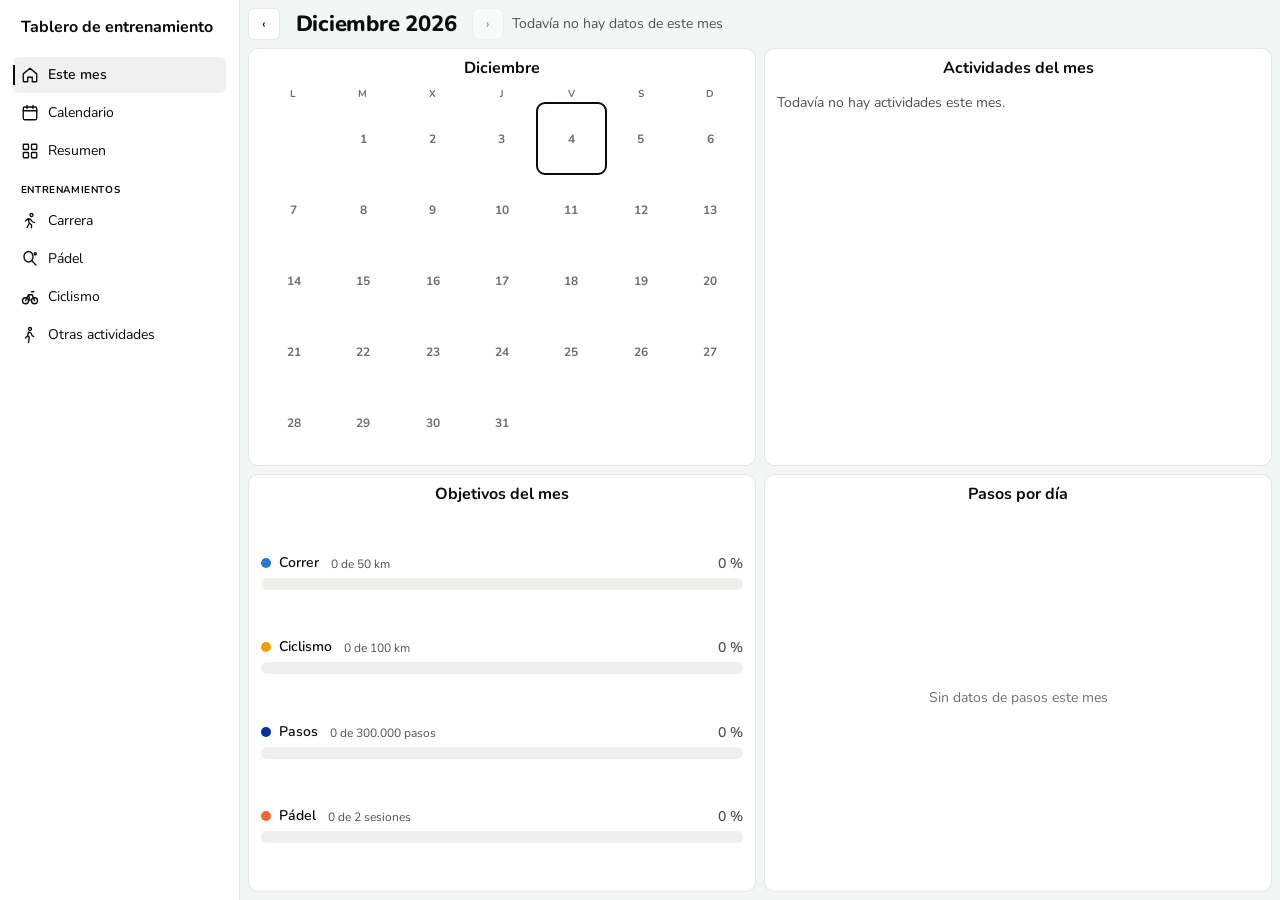
<file: app/index.html>
<!doctype html>
<html lang="es-AR" data-theme="light">
<head>
  <meta charset="utf-8">
  <meta name="viewport" content="width=device-width, initial-scale=1">
  <title>Tablero de entrenamiento</title>
  <meta name="description" content="Carrera, pádel y recuperación: datos de un reloj Amazfit vía Intervals.icu.">
  <meta name="color-scheme" content="light">
  <link rel="icon" href="data:image/svg+xml,<svg xmlns='http://www.w3.org/2000/svg' viewBox='0 0 16 16'><rect x='1' y='8' width='3' height='7' rx='1' fill='%232a78d6'/><rect x='6.5' y='4' width='3' height='11' rx='1' fill='%232a78d6'/><rect x='12' y='1' width='3' height='14' rx='1' fill='%232a78d6'/></svg>">
  <link rel="stylesheet" href="css/estilos.css">
</head>
<body>
  <div class="app">
    <aside class="lateral" id="lateral" aria-label="Navegación y filtros">
      <div class="lateral-marca">
        <h1>Tablero de entrenamiento</h1>
        <p class="actualizado" id="actualizado" hidden></p>
      </div>
      <nav class="nav-lateral" aria-label="Secciones">
        <button type="button" data-pestana="inicio"><svg viewBox="0 0 24 24" fill="none" stroke="currentColor" stroke-width="1.75" stroke-linecap="round" stroke-linejoin="round" aria-hidden="true"><path d="M3 10.5 12 3l9 7.5V20a1 1 0 0 1-1 1h-5v-6H9v6H4a1 1 0 0 1-1-1z"/></svg><span>Este mes</span></button>
        <button type="button" data-pestana="calendario"><svg viewBox="0 0 24 24" fill="none" stroke="currentColor" stroke-width="1.75" stroke-linecap="round" stroke-linejoin="round" aria-hidden="true"><rect x="3" y="4" width="18" height="17" rx="2"/><path d="M3 9h18M8 2v4M16 2v4"/></svg><span>Calendario</span></button>
        <button type="button" data-pestana="resumen"><svg viewBox="0 0 24 24" fill="none" stroke="currentColor" stroke-width="1.75" stroke-linecap="round" stroke-linejoin="round" aria-hidden="true"><rect x="3" y="3" width="7" height="7" rx="1"/><rect x="14" y="3" width="7" height="7" rx="1"/><rect x="3" y="14" width="7" height="7" rx="1"/><rect x="14" y="14" width="7" height="7" rx="1"/></svg><span>Resumen</span></button>
        <span class="nav-grupo">Entrenamientos</span>
        <button type="button" data-pestana="carrera"><svg viewBox="0 0 24 24" fill="none" stroke="currentColor" stroke-width="1.75" stroke-linecap="round" stroke-linejoin="round" aria-hidden="true"><circle cx="14" cy="4" r="2"/><path d="M8 21l3-6 3 2v4M6 12l3-3 4 1 2 3 3 1M11 15l-1-4"/></svg><span>Carrera</span></button>
        <button type="button" data-pestana="padel"><svg viewBox="0 0 24 24" fill="none" stroke="currentColor" stroke-width="1.75" stroke-linecap="round" stroke-linejoin="round" aria-hidden="true"><ellipse cx="10" cy="9" rx="6" ry="7"/><path d="M14 14l6 6"/><circle cx="19" cy="5" r="1.5"/></svg><span>Pádel</span></button>
        <button type="button" data-pestana="ciclismo"><svg viewBox="0 0 24 24" fill="none" stroke="currentColor" stroke-width="1.75" stroke-linecap="round" stroke-linejoin="round" aria-hidden="true"><circle cx="6" cy="17" r="4"/><circle cx="18" cy="17" r="4"/><path d="M6 17l4-8h5l3 8M10 9l2 8M14 5h3"/></svg><span>Ciclismo</span></button>
        <button type="button" data-pestana="otras"><svg viewBox="0 0 24 24" fill="none" stroke="currentColor" stroke-width="1.75" stroke-linecap="round" stroke-linejoin="round" aria-hidden="true"><circle cx="12" cy="4" r="2"/><path d="M10 22l1-7-2-2 1-5 3 1 2 4 2 1M9 13l-3 3"/></svg><span>Otras actividades</span></button>
        <span class="nav-grupo" hidden>Salud y datos</span>
        <button type="button" data-pestana="recuperacion" hidden><svg viewBox="0 0 24 24" fill="none" stroke="currentColor" stroke-width="1.75" stroke-linecap="round" stroke-linejoin="round" aria-hidden="true"><path d="M20.8 5.6a5.5 5.5 0 0 0-7.8 0L12 6.7l-1-1.1a5.5 5.5 0 0 0-7.8 7.8L12 22l8.8-8.6a5.5 5.5 0 0 0 0-7.8z"/></svg><span>Recuperación</span></button>
        <button type="button" data-pestana="datos" hidden><svg viewBox="0 0 24 24" fill="none" stroke="currentColor" stroke-width="1.75" stroke-linecap="round" stroke-linejoin="round" aria-hidden="true"><rect x="3" y="4" width="18" height="16" rx="2"/><path d="M3 10h18M3 15h18M9 4v16"/></svg><span>Datos</span></button>
      </nav>
      <section class="filtros-lateral" id="filtros-lateral" aria-label="Filtros">
        <div class="filtros-grupo" id="grupo-bienestar">
          <h2>Datos diarios</h2>
          <div id="filtro-bienestar"></div>
        </div>
      </section>
    </aside>
    <div class="fondo-lateral" id="fondo-lateral"></div>

    <div class="contenido">
      <header class="barra-superior">
        <button class="boton-menu" id="boton-menu" type="button" aria-label="Abrir menú" aria-controls="lateral" aria-expanded="false">
          <svg viewBox="0 0 24 24" fill="none" stroke="currentColor" stroke-width="1.75" stroke-linecap="round" aria-hidden="true"><path d="M4 6h16M4 12h16M4 18h16"/></svg>
        </button>
        <h2 class="titulo-vista" id="titulo-vista">Calendario</h2>
        <div class="filtro" id="filtro" role="group" aria-label="Período">
          <span class="filtro-etiqueta">Período</span>
          <button type="button" data-periodo="4">4 semanas</button>
          <button type="button" data-periodo="12">12 semanas</button>
          <button type="button" data-periodo="todo">Todo</button>
          <span class="filtro-rango" id="filtro-rango"></span>
        </div>
      </header>

  <main>
    <p class="aviso aviso-error" id="error-render" role="alert" hidden></p>
    <!-- ── Este mes (portada) ──────────────────────────────────── -->
    <section id="panel-inicio" class="seccion" hidden>
      <div class="cal-cabecera">
        <button type="button" id="inicio-anterior" aria-label="Mes anterior">‹</button>
        <h2 id="inicio-mes" aria-live="polite"></h2>
        <button type="button" id="inicio-siguiente" aria-label="Mes siguiente">›</button>
        <span class="texto-sec" id="inicio-rango"></span>
      </div>
      <div class="inicio-fila">
        <section class="tarjeta">
          <h2 id="inicio-cal-titulo">Mes</h2>
          <div class="mini-cal" id="inicio-mini-cal" aria-label="Días con actividad"></div>
        </section>
        <section class="tarjeta">
          <h2>Actividades del mes</h2>
          <div class="inicio-scroll" id="inicio-actividades"></div>
        </section>
      </div>
      <div class="inicio-fila">
        <section class="tarjeta">
          <h2>Objetivos del mes</h2>
          <ul class="objetivos" id="inicio-objetivos"></ul>
        </section>
        <section class="tarjeta tarjeta-grafico">
          <div class="tarjeta-cab">
            <h2>Pasos por día</h2>
          </div>
          <div class="lienzo"><canvas id="g-inicio-pasos"></canvas></div>
        </section>
      </div>
    </section>

    <!-- ── Calendario ──────────────────────────────────────────── -->
    <section id="panel-calendario" class="seccion" hidden>
      <div class="cal-cabecera">
        <button type="button" id="mes-anterior" aria-label="Mes anterior">‹</button>
        <h2 id="mes-titulo" aria-live="polite"></h2>
        <button type="button" id="mes-siguiente" aria-label="Mes siguiente">›</button>
        <button type="button" id="mes-actual">Hoy</button>
        <div class="cal-leyenda-dia" id="cal-leyenda-dia"></div>
      </div>
      <div class="calmes" id="calmes"></div>
    </section>

    <!-- ── Resumen ─────────────────────────────────────────────── -->
    <section id="panel-resumen" class="seccion" hidden>
      <div class="kpis" id="resumen-kpis"></div>
      <div class="grilla">
        <figure class="tarjeta ancha">
          <figcaption><h2>Estado de forma</h2><p>Fitness (CTL), fatiga (ATL) y forma (CTL − ATL), calculados por Intervals.icu</p></figcaption>
          <div class="lienzo"><canvas id="g-forma"></canvas></div>
        </figure>
        <figure class="tarjeta ancha">
          <figcaption><h2>Calendario de carga</h2><p>Carga diaria (HRSS). Cada columna es una semana, de lunes a domingo</p></figcaption>
          <div id="calendario" class="calendario"></div>
        </figure>
        <figure class="tarjeta">
          <figcaption><h2>Horas por semana</h2><p>Por tipo de actividad</p></figcaption>
          <div class="lienzo"><canvas id="g-volumen"></canvas></div>
        </figure>
        <figure class="tarjeta">
          <figcaption><h2>Últimas sesiones</h2><p>Del período elegido</p></figcaption>
          <ul class="lista-sesiones" id="ultimas"></ul>
        </figure>
      </div>
    </section>

    <!-- ── Carrera ─────────────────────────────────────────────── -->
    <section id="panel-carrera" class="seccion" hidden>
      <div class="selectores" role="group" aria-label="Sesiones a comparar">
        <div class="selector">
          <span id="carrera-plantillas-etiqueta">Plantillas</span>
          <details class="desplegable" id="carrera-plantillas">
            <summary aria-labelledby="carrera-plantillas-etiqueta"><span id="carrera-plantillas-resumen"></span></summary>
            <div class="desplegable-menu">
              <div class="desplegable-acciones">
                <button type="button" data-accion="todas">Todas</button>
                <button type="button" data-accion="ninguna">Ninguna</button>
              </div>
              <div id="carrera-plantillas-lista"></div>
            </div>
          </details>
        </div>
        <div class="selector">
          <span id="carrera-sesiones-etiqueta">Sesiones</span>
          <details class="desplegable" id="carrera-sesiones">
            <summary aria-labelledby="carrera-sesiones-etiqueta"><span id="carrera-sesiones-resumen"></span></summary>
            <div class="desplegable-menu">
              <div class="desplegable-acciones">
                <button type="button" data-accion="todas">Todas</button>
                <button type="button" data-accion="ninguna">Ninguna</button>
              </div>
              <div id="carrera-sesiones-lista"></div>
            </div>
          </details>
        </div>
        <label class="selector">
          <span>Etapa</span>
          <select id="carrera-etapa"></select>
        </label>
        <div class="segmentado modo-vista" role="group" aria-label="Ver como">
          <button type="button" data-modo="resumen">Resumen</button>
          <button type="button" data-modo="graficos">Gráficos</button>
        </div>
      </div>
      <!-- Primera pantalla: la tabla de sesiones a todo el ancho -->
      <div class="vista-arriba">
        <figure class="tarjeta tarjeta-tabla">
          <figcaption><h2>Sesiones</h2><p id="carrera-tabla-nota"></p></figcaption>
          <div class="tabla-contenedor"><table class="tabla" id="tabla-carreras"></table></div>
        </figure>
      </div>
      <div class="grilla">
        <figure class="tarjeta ancha">
          <div class="tarjeta-cab">
            <figcaption><h2 id="carrera-comp-titulo">Ritmo a lo largo de la sesión</h2></figcaption>
            <div class="segmentado" id="carrera-metrica" role="group" aria-label="Dato a mostrar">
              <button type="button" data-metrica="ritmo">Ritmo</button>
              <button type="button" data-metrica="fc">FC</button>
              <button type="button" data-metrica="potencia">Potencia</button>
              <button type="button" data-metrica="cadencia">Cadencia</button>
              <button type="button" data-metrica="zancada">Zancada</button>
            </div>
            <div class="segmentado">
              <button type="button" id="carrera-zonas" aria-pressed="false">Zonas de FC</button>
            </div>
          </div>
          <div class="lienzo alto"><canvas id="g-carrera-comparar"></canvas></div>
          <div class="zonas-leyenda" id="carrera-zonas-leyenda" hidden></div>
        </figure>
      </div>
    </section>

    <!-- ── Pádel ───────────────────────────────────────────────── -->
    <section id="panel-padel" class="seccion" hidden>
      <div class="selectores">
        <div class="segmentado modo-vista" role="group" aria-label="Ver como">
          <button type="button" data-modo="resumen">Resumen</button>
          <button type="button" data-modo="graficos">Gráficos</button>
        </div>
      </div>
      <!-- Primera pantalla: la tabla de sesiones a todo el ancho -->
      <div class="vista-arriba sin-filtros">
        <figure class="tarjeta tarjeta-tabla">
          <figcaption><h2>Sesiones</h2><p>Tocá una fila para ver el detalle</p></figcaption>
          <div class="tabla-contenedor"><table class="tabla" id="tabla-padel"></table></div>
        </figure>
      </div>
      <div class="grilla">
        <figure class="tarjeta ancha">
          <div class="tarjeta-cab">
            <figcaption><h2>FC minuto a minuto</h2></figcaption>
            <label class="selector selector-linea"><span>Partido</span><select id="padel-partido"></select></label>
          </div>
          <p class="texto-sec" id="padel-fc-nota"></p>
          <div class="lienzo alto"><canvas id="g-padel-minutos"></canvas></div>
        </figure>
        <figure class="tarjeta">
          <figcaption><h2>Carga por sesión</h2><p>HRSS</p></figcaption>
          <div class="lienzo"><canvas id="g-padel-carga"></canvas></div>
        </figure>
        <figure class="tarjeta">
          <figcaption><h2>Frecuencia cardíaca</h2><p>Media y máxima de cada sesión (ppm)</p></figcaption>
          <div class="lienzo"><canvas id="g-padel-fc"></canvas></div>
        </figure>
        <figure class="tarjeta ancha">
          <figcaption><h2>Tiempo en cada zona</h2><p>Minutos acumulados en el período</p></figcaption>
          <div class="lienzo"><canvas id="g-padel-zonas"></canvas></div>
        </figure>
      </div>
    </section>

    <!-- ── Ciclismo ────────────────────────────────────────────── -->
    <section id="panel-ciclismo" class="seccion" hidden>
      <div class="selectores">
        <div class="selector solo-graficos">
          <span id="bici-salidas-etiqueta">Salidas</span>
          <details class="desplegable" id="bici-salidas">
            <summary aria-labelledby="bici-salidas-etiqueta"><span id="bici-salidas-resumen"></span></summary>
            <div class="desplegable-menu">
              <div class="desplegable-acciones">
                <button type="button" data-accion="todas">Todas</button>
                <button type="button" data-accion="ninguna">Ninguna</button>
              </div>
              <div id="bici-salidas-lista"></div>
            </div>
          </details>
        </div>
        <div class="segmentado modo-vista" role="group" aria-label="Ver como">
          <button type="button" data-modo="resumen">Resumen</button>
          <button type="button" data-modo="graficos">Gráficos</button>
        </div>
      </div>
      <!-- Primera pantalla: la tabla de sesiones a todo el ancho -->
      <div class="vista-arriba sin-filtros">
        <figure class="tarjeta tarjeta-tabla">
          <figcaption><h2>Salidas</h2><p>Tocá una fila para ver el detalle y sus vueltas</p></figcaption>
          <div class="tabla-contenedor"><table class="tabla" id="tabla-bici"></table></div>
        </figure>
      </div>
      <div class="grilla">
        <figure class="tarjeta ancha">
          <div class="tarjeta-cab">
            <figcaption><h2 id="bici-evol-titulo">Velocidad a lo largo de la salida</h2></figcaption>
            <div class="segmentado" id="bici-metrica" role="group" aria-label="Dato a mostrar">
              <button type="button" data-metrica="velocidad">Velocidad</button>
              <button type="button" data-metrica="fc">FC</button>
              <button type="button" data-metrica="altitud">Altitud</button>
            </div>
            <div class="segmentado">
              <button type="button" id="bici-zonas" aria-pressed="false">Zonas de FC</button>
            </div>
          </div>
          <div class="lienzo alto"><canvas id="g-bici-evolucion"></canvas></div>
          <div class="zonas-leyenda" id="bici-zonas-leyenda" hidden></div>
        </figure>
        <figure class="tarjeta">
          <figcaption><h2>Kilómetros por semana</h2></figcaption>
          <div class="lienzo"><canvas id="g-bici-km"></canvas></div>
        </figure>
        <figure class="tarjeta">
          <figcaption><h2>Tiempo en cada zona</h2><p>Minutos acumulados en el período</p></figcaption>
          <div class="lienzo"><canvas id="g-bici-zonas"></canvas></div>
        </figure>
        <figure class="tarjeta">
          <figcaption><h2>Velocidad media por salida</h2><p>km/h en movimiento</p></figcaption>
          <div class="lienzo"><canvas id="g-bici-velocidad"></canvas></div>
        </figure>
        <figure class="tarjeta">
          <figcaption><h2>FC media por salida</h2><p>ppm</p></figcaption>
          <div class="lienzo"><canvas id="g-bici-fc"></canvas></div>
        </figure>
      </div>
    </section>

    <!-- ── Otras actividades ───────────────────────────────────── -->
    <section id="panel-otras" class="seccion" hidden>
      <div class="selectores">
        <div class="segmentado modo-vista" role="group" aria-label="Ver como">
          <button type="button" data-modo="resumen">Resumen</button>
          <button type="button" data-modo="graficos">Gráficos</button>
        </div>
      </div>
      <!-- Primera pantalla: la tabla de sesiones a todo el ancho -->
      <div class="vista-arriba sin-filtros">
        <figure class="tarjeta tarjeta-tabla">
          <figcaption><h2>Sesiones</h2><p>Tocá una fila para ver el detalle</p></figcaption>
          <div class="tabla-contenedor"><table class="tabla" id="tabla-otras"></table></div>
        </figure>
      </div>
      <div class="grilla">
        <figure class="tarjeta">
          <figcaption><h2>Horas por semana</h2><p>Caminata y cualquier actividad que no tenga pestaña propia</p></figcaption>
          <div class="lienzo"><canvas id="g-otras-horas"></canvas></div>
        </figure>
        <figure class="tarjeta">
          <figcaption><h2>Kilómetros por semana</h2><p>Por tipo de actividad</p></figcaption>
          <div class="lienzo"><canvas id="g-otras-km"></canvas></div>
        </figure>
      </div>
    </section>

    <!-- ── Recuperación ────────────────────────────────────────── -->
    <section id="panel-recuperacion" class="seccion" hidden>
      <p class="aviso" id="recuperacion-aviso"></p>
      <div class="kpis" id="recuperacion-kpis"></div>
      <div class="grilla">
        <figure class="tarjeta ancha">
          <figcaption><h2>FC en reposo</h2><p>Diaria y media de 7 días (ppm). Si baja, en general es buena señal</p></figcaption>
          <div class="lienzo"><canvas id="g-fc-reposo"></canvas></div>
        </figure>
        <figure class="tarjeta">
          <figcaption><h2>Horas de sueño</h2><p>Diarias y media de 7 días</p></figcaption>
          <div class="lienzo"><canvas id="g-sueno"></canvas></div>
        </figure>
        <figure class="tarjeta">
          <figcaption><h2>Puntaje de sueño</h2><p>Según Zepp (0–100)</p></figcaption>
          <div class="lienzo"><canvas id="g-sueno-puntaje"></canvas></div>
        </figure>
        <figure class="tarjeta ancha">
          <figcaption><h2>Pasos diarios</h2></figcaption>
          <div class="lienzo"><canvas id="g-pasos"></canvas></div>
        </figure>
      </div>
    </section>

    <!-- ── Datos ───────────────────────────────────────────────── -->
    <section id="panel-datos" class="seccion" hidden>
      <div class="tarjeta">
        <h2>Datos crudos</h2>
        <p class="texto-sec">Los CSV tal como los guarda el workflow diario. Las columnas marcadas como
          <span class="marca en-uso">en uso</span> alimentan algún gráfico; las
          <span class="marca sin-uso">sin usar</span> están disponibles pero todavía no se muestran.</p>
        <div class="controles-datos">
          <div class="segmentado" id="datos-tabla" role="group" aria-label="Tabla">
            <button type="button" data-tabla="actividades">actividades.csv</button>
            <button type="button" data-tabla="bloques">bloques.csv</button>
            <button type="button" data-tabla="bienestar">bienestar.csv</button>
            <button type="button" data-tabla="minutos">minutos.csv</button>
          </div>
          <div class="segmentado" id="datos-filtro" role="group" aria-label="Columnas">
            <button type="button" data-filtro="todas">Todas</button>
            <button type="button" data-filtro="en_uso">En uso</button>
            <button type="button" data-filtro="sin_uso">Sin usar</button>
          </div>
        </div>
        <p class="texto-sec" id="datos-resumen"></p>
        <details class="catalogo">
          <summary>Columnas y dónde se usan</summary>
          <div class="tabla-contenedor"><table class="tabla" id="datos-catalogo"></table></div>
        </details>
        <div class="tabla-contenedor alta"><table class="tabla cruda" id="datos-crudos"></table></div>
      </div>
    </section>
  </main>

  <footer class="pie">
    Datos: reloj Amazfit → Zepp → Intervals.icu, actualizados a diario con GitHub Actions.
  </footer>

    </div>
  </div>

  <dialog class="dialogo" id="dialogo-sesion" aria-label="Detalle de la sesión">
    <div class="dialogo-cab"><button type="button" id="dialogo-cerrar">Cerrar ✕</button></div>
    <div class="dialogo-cuerpo" id="dialogo-cuerpo"></div>
  </dialog>

  <div class="tooltip" id="tooltip" role="tooltip" hidden></div>

  <!-- Scripts clásicos (no módulos) y datos en .js: así funciona también abriendo el archivo sin servidor -->
  <!-- Chart.js guardado en la carpeta (no desde el CDN): funciona sin internet y sin que
       extensiones o el antivirus interfieran con un script externo -->
  <script src="vendor/chart.umd.min.js"></script>
  <script src="data/datos.js"></script>
  <script src="data/minutos.js"></script>
  <script src="js/formato.js"></script>
  <script src="js/graficos.js"></script>
  <script src="js/componentes.js"></script>
  <script src="js/sesiones.js"></script>
  <script src="js/secciones/inicio.js"></script>
  <script src="js/secciones/calendario.js"></script>
  <script src="js/secciones/resumen.js"></script>
  <script src="js/secciones/carrera.js"></script>
  <script src="js/secciones/padel.js"></script>
  <script src="js/secciones/ciclismo.js"></script>
  <script src="js/secciones/otras.js"></script>
  <script src="js/secciones/recuperacion.js"></script>
  <script src="js/secciones/datos.js"></script>
  <script src="js/main.js"></script>
</body>
</html>
</file>
<file: app/css/estilos.css>
/* ── Fuente: Nunito (variable 400–800, incluida en vendor/fuentes: funciona con file:// y sin conexión) ── */
@font-face { font-family: "Nunito"; font-weight: 400 800; font-display: swap; src: url("../vendor/fuentes/nunito-latin.woff2") format("woff2");
  unicode-range: U+0000-00FF, U+0131, U+0152-0153, U+02BB-02BC, U+02C6, U+02DA, U+02DC, U+0304, U+0308, U+0329, U+2000-206F, U+20AC, U+2122, U+2191, U+2193, U+2212, U+2215, U+FEFF, U+FFFD; }
@font-face { font-family: "Nunito"; font-weight: 400 800; font-display: swap; src: url("../vendor/fuentes/nunito-latin-ext.woff2") format("woff2");
  unicode-range: U+0100-02BA, U+02BD-02C5, U+02C7-02CC, U+02CE-02D7, U+02DD-02FF, U+0304, U+0308, U+0329, U+1D00-1DBF, U+1E00-1E9F, U+1EF2-1EFF, U+2020, U+20A0-20AB, U+20AD-20C4, U+2113, U+2C60-2C7F, U+A720-A7FF; }

/* ── Tokens: modo claro ─────────────────────────────────────────────────── */
:root {
  color-scheme: light;
  /* Tipografía, espaciado, radios y controles (DESIGN.md) */
  --fuente: "Nunito", system-ui, sans-serif;
  /* Un token por rol: font: peso tamaño/interlineado familia */
  --t-hero:     800 40px/44px var(--fuente);
  --t-kpi:      700 28px/32px var(--fuente);
  --t-pagina:   800 22px/28px var(--fuente);
  --t-titulo:   700 16px/22px var(--fuente);
  --t-base:     400 14px/20px var(--fuente);
  --t-control:  600 13px/20px var(--fuente);
  --t-chico:    400 12px/16px var(--fuente);
  --t-eje:      600 11px/14px var(--fuente);
  --t-etiqueta: 700 10px/14px var(--fuente);   /* + mayúsculas y letter-spacing .06em */
  --e1: 4px; --e2: 8px; --e3: 12px; --e4: 16px; --e5: 24px; --e6: 32px;
  /* Espaciado del tablero (prueba compacta 2): entre tarjetas y dentro de cada tarjeta */
  --hueco: var(--e2);
  --relleno: var(--e2) var(--e3);
  --radio: 10px; --radio-chico: 6px;
  --alto-control: 32px;
  /* Interfaz en tinta (sin acento de color) y variaciones */
  --tinta: #0b0b0b;
  --bien: #1f8a4c; --mal: #d03b3b;
  --sombra-flotante: 0 6px 20px rgba(0, 0, 0, 0.15);
  --velo: rgba(0, 0, 0, 0.45);
  --fondo: #f9f9f7;
  --superficie: #ffffff;
  --superficie-2: #f0efec;
  --borde: rgba(11, 11, 11, 0.10);
  --texto: #0b0b0b;
  --texto-sec: #52514e;
  --texto-muted: #6f6e69;
  --grilla: #e1e0d9;
  --eje: #c3c2b7;
  --acento: var(--tinta);   /* alias temporal: la interfaz ya no usa color de acento */
  --seleccion: rgba(11, 11, 11, 0.06);

  /* Series categóricas (orden fijo, validado para daltonismo) */
  --serie-1: #2a78d6;   /* azul    — Carrera / Bloques / Fitness */
  --serie-2: #eb6834;   /* naranja — Pádel / Series / Fatiga */
  --serie-3: #1baf7a;   /* agua    — Caminata / Libre / Forma */
  --serie-4: #eda100;   /* amarillo — Ciclismo */
  --serie-5: #e87ba4;
  --serie-6: #008300;
  --serie-7: #4a3aa7;
  --serie-8: #e34948;
  --serie-otras: #898781;

  /* Rampa ordinal azul: zonas Z1 → Z7 y calendario de carga */
  --rampa-1: #b7d3f6;
  --rampa-2: #86b6ef;
  --rampa-3: #5598e7;
  --rampa-4: #2a78d6;
  --rampa-5: #1c5cab;
  --rampa-6: #184f95;
  --rampa-7: #0d366b;
  --rampa-vacio: #ececec;
  /* Zonas de FC (iguales en claro y oscuro). Z6 y Z7 siguen oscureciendo el rojo de Z5 */
  --zona-1: #d1d3d4;
  --zona-2: #96d7de;
  --zona-3: #a4d38a;
  --zona-4: #f7986b;
  --zona-5: #ef3e2d;
  --zona-6: #c42a1c;
  --zona-7: #8e1d13;

  /* Prueba de paleta (13/10): fondo de página #837D67 (mezclado con blanco según el %,
     opaco para que las barras fijas no transparenten) y barra lateral clara */
  --fondo-pagina: #f2f7f5;
  --lateral-fondo: #ffffff;
  --lateral-texto: #080808;
  /* Prueba: color de las métricas diarias (barras de Pasos / Sueño en Este mes) */
  --serie-diaria: #0032a0;
  --dia-ganado: #2f9e5f;          /* días con entrenamiento en el calendario de "Este mes" */
  --dia-ganado-texto: #ffffff;
}

/* ── Tokens: modo oscuro (sistema, salvo que el usuario elija claro) ─────── */
@media (prefers-color-scheme: dark) {
  :root:not([data-theme="light"]) {
    color-scheme: dark;
    --fondo: #0d0d0d;
    --superficie: #1a1a19;
    --superficie-2: #252524;
    --borde: rgba(255, 255, 255, 0.10);
    --texto: #ffffff;
    --texto-sec: #c3c2b7;
    --texto-muted: #9a9890;
    --grilla: #2c2c2a;
    --eje: #383835;
    --acento: var(--tinta);
    --seleccion: rgba(255, 255, 255, 0.08);
    --tinta: #ffffff;
    --bien: #3fb871; --mal: #e66767;
    --sombra-flotante: 0 6px 20px rgba(0, 0, 0, 0.5);
    --velo: rgba(0, 0, 0, 0.6);
    --serie-1: #3987e5;
    --serie-2: #d95926;
    --serie-3: #199e70;
    --serie-4: #c98500;
    --serie-5: #d55181;
    --serie-6: #008300;
    --serie-7: #9085e9;
    --serie-8: #e66767;
    --serie-otras: #6f6e69;
    --rampa-1: #184f95;
    --rampa-2: #256abf;
    --rampa-3: #3987e5;
    --rampa-4: #5598e7;
    --rampa-5: #86b6ef;
    --rampa-6: #b7d3f6;
    --rampa-7: #e6f0fd;
    --rampa-vacio: #252524;
    --fondo-pagina: var(--fondo);
    --lateral-fondo: var(--superficie);
    --lateral-texto: var(--texto);
    --serie-diaria: #f9652f;
  }
}
:root[data-theme="dark"] {
  color-scheme: dark;
  --fondo: #0d0d0d;
  --superficie: #1a1a19;
  --superficie-2: #252524;
  --borde: rgba(255, 255, 255, 0.10);
  --texto: #ffffff;
  --texto-sec: #c3c2b7;
  --texto-muted: #9a9890;
  --grilla: #2c2c2a;
  --eje: #383835;
  --acento: var(--tinta);
  --seleccion: rgba(255, 255, 255, 0.08);
  --tinta: #ffffff;
  --bien: #3fb871; --mal: #e66767;
  --sombra-flotante: 0 6px 20px rgba(0, 0, 0, 0.5);
  --velo: rgba(0, 0, 0, 0.6);
  --serie-1: #3987e5;
  --serie-2: #d95926;
  --serie-3: #199e70;
  --serie-4: #c98500;
  --serie-5: #d55181;
  --serie-6: #008300;
  --serie-7: #9085e9;
  --serie-8: #e66767;
  --serie-otras: #6f6e69;
  --rampa-1: #184f95;
  --rampa-2: #256abf;
  --rampa-3: #3987e5;
  --rampa-4: #5598e7;
  --rampa-5: #86b6ef;
  --rampa-6: #b7d3f6;
  --rampa-7: #e6f0fd;
  --rampa-vacio: #252524;
  --fondo-pagina: var(--fondo);
  --lateral-fondo: var(--superficie);
  --lateral-texto: var(--texto);
  --serie-diaria: #f9652f;
}

/* ── Base ────────────────────────────────────────────────────────────────── */
* { box-sizing: border-box; }
html { -webkit-text-size-adjust: 100%; }
body {
  margin: 0;
  background: var(--fondo-pagina);
  color: var(--texto);
  font: var(--t-base);
}
h1, h2, h3 { margin: 0; line-height: 1.25; }
h1 { font: var(--t-pagina); letter-spacing: -0.01em; }
h2 { font: var(--t-titulo); }
h3 { font: var(--t-chico); font-weight: 600; color: var(--texto-sec); }
button { font: inherit; color: inherit; }
/* Foco visible en tinta, igual en todos los controles */
:focus-visible { outline: 2px solid var(--tinta); outline-offset: 2px; }
/* Números: fuente condensada con cifras tabulares */
.num, .tabla td.num, .kpi-valor, .mini-dia b {
  font-variant-numeric: tabular-nums;
}
.texto-sec { color: var(--texto-sec); margin: 0.4rem 0 0.8rem; }

/* ── Estructura: barra lateral + contenido ───────────────────────────────── */
.app { display: grid; grid-template-columns: 240px minmax(0, 1fr); min-height: 100vh; }
.lateral {
  position: sticky; top: 0; height: 100vh; overflow-y: auto;
  display: flex; flex-direction: column; gap: 1.2rem;
  background: var(--lateral-fondo); color: var(--lateral-texto); border-right: 1px solid var(--borde);
  padding: 1rem 0.8rem;
}
.lateral-marca h1 { font: var(--t-titulo); letter-spacing: 0; padding: 0 var(--e2); }
.actualizado { margin: var(--e1) 0 0; padding: 0 var(--e2); color: var(--texto-muted); font: var(--t-chico); }
.nav-lateral { display: flex; flex-direction: column; gap: 2px; }
.nav-lateral [hidden] { display: none; }   /* ítems ocultos por ahora (Salud y datos) */
.nav-grupo {
  margin: var(--e3) var(--e2) var(--e1); font: var(--t-etiqueta); text-transform: uppercase; letter-spacing: 0.06em; color: var(--texto-muted);
}
.nav-lateral button {
  display: flex; align-items: center; gap: 0.6rem; width: 100%; text-align: left;
  position: relative; background: none; border: 0; border-radius: var(--radio-chico); padding: var(--e2);
  cursor: pointer; color: var(--texto-sec);
}
.nav-lateral button svg { width: 18px; height: 18px; flex: none; }
.nav-lateral button:hover { background: var(--superficie-2); color: var(--texto); }
.nav-lateral button[aria-current="page"] { background: var(--seleccion); color: var(--texto); font-weight: 600; }
/* Barra de 2px en tinta a la izquierda del ítem activo */
.nav-lateral button[aria-current="page"]::before {
  content: ""; position: absolute; left: 0; top: var(--e2); bottom: var(--e2); width: 2px; background: var(--tinta);
}
.filtros-lateral h2 { font: var(--t-etiqueta); text-transform: uppercase; letter-spacing: 0.06em; color: var(--texto-muted); margin: 0 var(--e2) var(--e2); }
.filtros-lateral[hidden], .filtros-grupo[hidden] { display: none; }
.filtros-grupo + .filtros-grupo { margin-top: 1rem; }
.check {
  display: flex; align-items: center; gap: 0.5rem; padding: 0.3rem 0.6rem;
  border-radius: var(--radio-chico); cursor: pointer; font: var(--t-base);
}
.check:hover { background: var(--superficie-2); }
.check input { margin: 0; accent-color: var(--acento); }
.check .muestra { width: 10px; height: 10px; border-radius: 50%; flex: none; }
.check .cuenta { margin-left: auto; color: var(--texto-muted); font: var(--t-chico); font-variant-numeric: tabular-nums; }
.fondo-lateral { display: none; }
/* Prueba de paleta: toda la tipografía de la barra lateral en --lateral-texto */
.lateral .nav-lateral button, .lateral .nav-grupo, .lateral .actualizado,
.lateral .filtros-lateral h2, .lateral .check { color: var(--lateral-texto); }
.lateral .nav-lateral button:hover { color: var(--lateral-texto); }


.contenido { min-width: 0; }
.barra-superior {
  position: sticky; top: 0; z-index: 10;
  display: flex; align-items: center; flex-wrap: wrap; gap: 0.4rem 1rem;
  background: var(--fondo-pagina); border-bottom: 1px solid var(--borde);
  padding: var(--e2) var(--e3);
}
/* Sin título de vista visible (solo para lectores de pantalla) */
.titulo-vista, .sr-only {
  position: absolute; width: 1px; height: 1px; overflow: hidden; clip: rect(0 0 0 0); white-space: nowrap;
}
/* En escritorio, la barra superior solo aparece si tiene el selector de período */
@media (min-width: 901px) {
  .barra-superior:not(:has(.filtro:not([hidden]))) { display: none; }
}
.boton-menu {
  display: none; background: none; border: 1px solid var(--borde); border-radius: var(--radio-chico);
  padding: 0.3rem; cursor: pointer; line-height: 0; color: var(--texto);
}
.boton-menu svg { width: 20px; height: 20px; }
.filtro {
  display: flex; flex-wrap: wrap; align-items: center; gap: 0;
  font: var(--t-chico); flex: 1;
}
.filtro[hidden] { display: none; }
.filtro-etiqueta { color: var(--texto-muted); margin-right: var(--e2); }
/* Controles: alto 32px, radio chico, borde fino; activo en tinta */
.cal-cabecera button, .filtro button, .segmentado button {
  height: var(--alto-control); padding: 0 var(--e3); display: inline-flex; align-items: center; justify-content: center;
  background: var(--superficie); border: 1px solid var(--borde); border-radius: var(--radio-chico);
  cursor: pointer; font: var(--t-control); white-space: nowrap; color: var(--texto);
}
.filtro button[aria-pressed="true"], .segmentado button[aria-pressed="true"] {
  background: var(--tinta); color: var(--fondo); border-color: var(--tinta);
}
/* Segmentado: grupo unido (botones pegados, un solo borde exterior) */
.segmentado, .filtro-grupo { display: inline-flex; gap: 0; }
.segmentado button, .filtro button { border-radius: 0; margin-left: -1px; }
.segmentado button:first-child, .filtro button:first-of-type { border-radius: var(--radio-chico) 0 0 var(--radio-chico); margin-left: 0; }
.segmentado button:last-child, .filtro button:last-of-type { border-radius: 0 var(--radio-chico) var(--radio-chico) 0; }
.filtro-rango { color: var(--texto-muted); margin-left: auto; }

/* ── Layout ──────────────────────────────────────────────────────────────── */
main { padding: var(--hueco) var(--hueco) var(--e5); max-width: 1400px; }
.grilla { display: grid; grid-template-columns: repeat(2, minmax(0, 1fr)); gap: var(--hueco); }
.ancha { grid-column: 1 / -1; }
.tarjeta {
  margin: 0; background: var(--superficie); border: 1px solid var(--borde);
  border-radius: var(--radio); padding: var(--relleno); min-width: 0;
}
.tarjeta figcaption p { margin: var(--e1) 0 var(--e2); color: var(--texto-sec); font: var(--t-chico); }
.lienzo { position: relative; height: 260px; }
.lienzo.chico { height: 150px; margin-top: 0.3rem; }
.mini-grilla { display: grid; grid-template-columns: repeat(4, minmax(0, 1fr)); gap: var(--hueco); }
.vacio {
  display: grid; place-items: center; height: 100%; min-height: 80px;
  color: var(--texto-muted); font: var(--t-base); text-align: center;
}
.aviso {
  margin: 0 0 1rem; padding: 0.7rem 0.9rem; border-radius: var(--radio);
  background: var(--superficie-2); color: var(--texto-sec); font: var(--t-base);
}
.aviso:empty { display: none; }
.aviso[hidden] { display: none; }
.aviso-error { color: var(--texto); border: 1px solid var(--mal); }
.pie { padding: 0 var(--hueco) var(--e5); max-width: 1400px; color: var(--texto-muted); font: var(--t-chico); }

/* ── KPIs ────────────────────────────────────────────────────────────────── */
.kpis { display: grid; grid-template-columns: repeat(4, minmax(0, 1fr)); gap: var(--hueco); margin-bottom: var(--hueco); }
.kpi { background: var(--superficie); border: 1px solid var(--borde); border-radius: var(--radio); padding: var(--relleno); }
.kpi-etiqueta {
  color: var(--texto-sec); font: var(--t-etiqueta); text-transform: uppercase; letter-spacing: 0.06em;
}
/* El valor no se parte: si no entra, la unidad baja a la línea siguiente */
.kpi-valor {
  display: flex; flex-wrap: wrap; align-items: baseline; column-gap: var(--e1);
  font: var(--t-kpi); letter-spacing: -0.01em; font-variant-numeric: tabular-nums; margin-top: var(--e1);
}
.kpi.protagonista .kpi-valor { font: var(--t-hero); letter-spacing: -0.02em; }
.kpi-unidad { font: var(--t-base); letter-spacing: 0; color: var(--texto-sec); }
.kpi-delta { color: var(--texto-sec); font: var(--t-chico); margin-top: var(--e1); }
.kpi-delta .bien { color: var(--bien); }
.kpi-delta .mal { color: var(--mal); }

/* ── Calendario de carga ─────────────────────────────────────────────────── */
.calendario { display: flex; gap: 6px; overflow-x: auto; padding-bottom: 4px; }
.cal-dias, .cal-semana { display: grid; grid-template-rows: 14px repeat(7, 18px); gap: 3px; }
.cal-dias span { font: var(--t-etiqueta); color: var(--texto-muted); line-height: 18px; }
.cal-semana { grid-auto-columns: 18px; }
.cal-mes { font: var(--t-etiqueta); color: var(--texto-muted); white-space: nowrap; width: 18px; overflow: visible; }
.cal-celda { width: 18px; height: 18px; border-radius: var(--radio-chico); background: var(--rampa-vacio); }
.cal-celda.fuera { background: transparent; }
.cal-celda[tabindex]:focus-visible { outline: 2px solid var(--acento); outline-offset: 1px; }
.cal-leyenda { display: flex; align-items: center; gap: 4px; margin-top: var(--e3); font: var(--t-chico); color: var(--texto-muted); flex-wrap: wrap; }
.cal-leyenda .cal-celda { width: 12px; height: 12px; }
.cal-leyenda span.txt { margin: 0 6px 0 2px; }

/* ── Listas y tablas ─────────────────────────────────────────────────────── */
.lista-sesiones { list-style: none; margin: 0; padding: 0; }
.lista-sesiones li {
  display: grid; grid-template-columns: 3.2rem 1fr auto; gap: 0.6rem; align-items: baseline;
  padding: 0.55rem 0; border-bottom: 1px solid var(--grilla);
}
.lista-sesiones li:last-child { border-bottom: 0; }
.lista-sesiones .fecha { color: var(--texto-muted); font: var(--t-chico); font-variant-numeric: tabular-nums; }
.lista-sesiones .det { color: var(--texto-sec); font: var(--t-chico); text-align: right; font-variant-numeric: tabular-nums; }
.punto { display: inline-block; width: 8px; height: 8px; border-radius: 50%; margin-right: 0.4rem; vertical-align: 1px; }

.tabla-contenedor { overflow-x: auto; }
.tabla-contenedor.alta { max-height: 70vh; overflow: auto; margin-top: 1rem; border: 1px solid var(--borde); border-radius: var(--radio-chico); }
.tabla { width: 100%; border-collapse: collapse; font: var(--t-base); font-variant-numeric: tabular-nums; }
.tabla th, .tabla td { padding: 0.45rem 0.6rem; text-align: left; border-bottom: 1px solid var(--grilla); white-space: nowrap; }
.tabla th { color: var(--texto-sec); font: var(--t-etiqueta); text-transform: uppercase; letter-spacing: 0.06em; }
.tabla td.num, .tabla th.num { text-align: right; }
.tabla td.fuerte { font-weight: 600; }   /* columna protagonista (énfasis permitido sobre --t-base) */
.marca-chica { font: var(--t-etiqueta); text-transform: uppercase; letter-spacing: 0.06em; color: var(--texto-muted); margin-left: var(--e1); }
.tabla tbody tr.fila-sesion { cursor: pointer; }
.tabla tbody tr.fila-sesion:hover, .tabla tbody tr.fila-sesion:focus-visible { background: var(--superficie-2); outline: none; }
.tabla tr.detalle > td { background: var(--superficie-2); padding: 0.6rem; white-space: normal; }
/* Ícono + / − para desplegar y cerrar el detalle de cada sesión */
.tabla .col-abrir { width: 1px; padding-right: 0; }
.icono-abrir {
  position: relative; display: inline-block; width: 18px; height: 18px; vertical-align: middle;
  border: 1px solid var(--borde); border-radius: var(--radio-chico); color: var(--texto-sec);
}
.icono-abrir::before, .icono-abrir::after {
  content: ""; position: absolute; left: 50%; top: 50%; width: 8px; height: 1.5px;
  background: currentColor; transform: translate(-50%, -50%);
}
.icono-abrir::after { transform: translate(-50%, -50%) rotate(90deg); }
.fila-sesion[aria-expanded="true"] .icono-abrir::after { display: none; }
.fila-sesion:hover .icono-abrir, .fila-sesion[aria-expanded="true"] .icono-abrir { color: var(--texto); border-color: var(--texto-sec); }
.tabla .sub { font: var(--t-chico); }
.tabla .sub td, .tabla .sub th { border-bottom-color: var(--eje); }
.barra-vel { display: inline-block; height: 8px; border-radius: 0 var(--radio-chico) var(--radio-chico) 0; background: var(--serie-1); vertical-align: middle; }

/* ── Detalle de sesión ───────────────────────────────────────────────────── */
.detalle-sesion { padding: 0.3rem 0.2rem 0.5rem; }
.detalle-titulo { font: var(--t-titulo); margin-bottom: var(--e3); }
.detalle-sesion h4 { margin: var(--e4) 0 var(--e2); font: var(--t-etiqueta); text-transform: uppercase; letter-spacing: 0.06em; color: var(--texto-sec); }
.metricas {
  display: grid; grid-template-columns: repeat(auto-fill, minmax(150px, 1fr)); gap: 0.5rem; margin: 0;
}
.metricas div {
  position: relative; background: var(--superficie); border: 1px solid var(--borde); border-radius: var(--radio-chico);
  padding: 0.4rem calc(18px + 0.6rem + var(--e1)) 0.4rem 0.6rem;   /* a la derecha, lugar para el ícono */
}
.metrica-icono { position: absolute; top: 0.45rem; right: 0.6rem; width: 18px; height: 18px; color: var(--texto-muted); }
.metricas dt { font: var(--t-etiqueta); text-transform: uppercase; letter-spacing: 0.06em; color: var(--texto-muted); }
.metricas dd { margin: 0.1rem 0 0; font-weight: 600; font-variant-numeric: tabular-nums; }
/* Con plantilla: Entrenamiento a la izquierda y la sesión completa a la derecha */
.metricas-grupos { display: grid; grid-template-columns: minmax(0, 1fr) minmax(0, 2fr); gap: var(--e4); align-items: start; }
.detalle-sesion .metricas-grupos h4 { margin-top: 0; text-align: center; }
.grupo-entrenamiento .metricas div { border-color: var(--acento); }
@media (max-width: 800px) { .metricas-grupos { grid-template-columns: minmax(0, 1fr); } }
.zonas-barra { display: flex; height: 14px; border-radius: var(--radio-chico); overflow: hidden; gap: 2px; background: var(--superficie); }
.zonas-barra span { display: block; min-width: 2px; }
.zonas-leyenda { display: flex; flex-wrap: wrap; gap: var(--e1) var(--e4); margin-top: var(--e2); font: var(--t-chico); color: var(--texto-sec); }
.zonas-leyenda[hidden] { display: none; }
.zonas-leyenda i { display: inline-block; width: 10px; height: 10px; border-radius: 50%; margin-right: 0.3rem; vertical-align: -1px; }
.zonas-leyenda b { color: var(--texto); font-weight: 600; font-variant-numeric: tabular-nums; }
.tabla .sub tr.principal td { font-weight: 600; }
.fase {
  display: inline-block; padding: 0 var(--e2); border-radius: var(--radio-chico); font: var(--t-etiqueta); text-transform: uppercase; letter-spacing: 0.06em;
  border: 1px solid var(--eje); color: var(--texto-sec); background: var(--superficie);
}
.fase-entrenamiento { border-color: var(--acento); color: var(--texto); background: var(--seleccion); }
.tabla .sub .col-barra { width: 30%; min-width: 80px; }

/* ── Pestaña Datos ───────────────────────────────────────────────────────── */
.controles-datos { display: flex; flex-wrap: wrap; gap: 0.8rem; justify-content: space-between; }
.segmentado { display: inline-flex; flex-wrap: wrap; gap: 0; }
.marca {
  display: inline-block; font: var(--t-etiqueta); text-transform: uppercase; letter-spacing: 0.06em; padding: 0 var(--e2);
  border-radius: var(--radio-chico); border: 1px solid; white-space: nowrap;
}
.marca.en-uso { color: var(--acento); border-color: var(--acento); }
.marca.sin-uso { color: var(--texto-muted); border-color: var(--eje); border-style: dashed; }
.catalogo { margin-top: 0.4rem; }
.catalogo summary { cursor: pointer; color: var(--texto-sec); font: var(--t-base); padding: var(--e1) 0; }
.catalogo .tabla td:last-child { white-space: normal; color: var(--texto-sec); }
.cruda thead th { position: sticky; top: 0; background: var(--superficie); z-index: 1; box-shadow: 0 1px 0 var(--eje); }
.cruda th.en-uso { box-shadow: inset 0 3px 0 var(--acento), 0 1px 0 var(--eje); color: var(--texto); }
.cruda th.sin-uso { color: var(--texto-muted); font-style: italic; }
.cruda td.sin-uso { color: var(--texto-muted); background: repeating-linear-gradient(135deg, transparent 0 6px, var(--superficie-2) 6px 7px); }
.cruda td.vacia::after { content: "—"; color: var(--eje); }

/* ── Tooltip (calendario) ────────────────────────────────────────────────── */
.tooltip {
  position: fixed; z-index: 20; pointer-events: none; max-width: 240px;
  background: var(--superficie); color: var(--texto); border: 1px solid var(--borde);
  border-radius: var(--radio-chico); padding: var(--e2) var(--e3); font: var(--t-chico);
  box-shadow: var(--sombra-flotante);
}
.tooltip strong { display: block; margin-bottom: 0.15rem; }

/* ── Calendario mensual ──────────────────────────────────────────────────── */
.cal-cabecera { display: flex; align-items: center; gap: var(--e2); margin-bottom: var(--e3); flex-wrap: wrap; }
.cal-cabecera h2 { font: var(--t-pagina); letter-spacing: -0.01em; min-width: 11rem; text-align: center; }
.cal-cabecera button { min-width: var(--alto-control); }
.cal-cabecera button:disabled { opacity: 0.4; cursor: default; }
.cal-cabecera .texto-sec { margin: 0; }   /* centrado con los botones y el título */
.cal-leyenda-dia { margin-left: auto; display: flex; gap: 0.8rem; color: var(--texto-muted); font: var(--t-chico); flex-wrap: wrap; }
.cal-leyenda-dia span { display: inline-flex; align-items: center; gap: 0.25rem; }

.calmes {
  display: grid; grid-template-columns: 150px repeat(7, minmax(0, 1fr));
  background: var(--superficie); border: 1px solid var(--borde); border-radius: var(--radio); overflow: hidden;
}
.calmes > * { border-right: 1px solid var(--grilla); border-bottom: 1px solid var(--grilla); min-width: 0; }
.calmes > :nth-child(8n) { border-right: 0; }
.cal-nombre-dia {
  padding: var(--e2); text-align: center; font: var(--t-etiqueta); text-transform: uppercase; letter-spacing: 0.06em; color: var(--texto-muted);
}
.sem { padding: var(--e2) var(--e3); font: var(--t-chico); background: var(--superficie-2); }
.sem-titulo { font: var(--t-base); font-weight: 600; margin-bottom: var(--e1); }
.sem dl { display: grid; grid-template-columns: auto auto; gap: 0.1rem 0.5rem; margin: 0; }
.sem dt { color: var(--texto-muted); }
.sem dd { margin: 0; text-align: right; font-weight: 600; font-variant-numeric: tabular-nums; }
.dia { min-height: 118px; padding: 0.4rem; display: flex; flex-direction: column; gap: var(--e1); font: var(--t-chico); }
.dia-num { color: var(--texto-sec); font: var(--t-chico); }
.dia-sem { display: none; }
.dia.otro-mes { background: var(--superficie-2); }
.dia.otro-mes .dia-num, .dia.otro-mes .dia-bienestar { opacity: 0.55; }
.dia.hoy .dia-num { color: var(--tinta); font-weight: 600; }
.dia-bienestar { display: flex; flex-wrap: wrap; gap: 0.1rem 0.55rem; color: var(--texto); font-variant-numeric: tabular-nums; }
.dia-bienestar span { display: inline-flex; align-items: center; gap: 0.2rem; white-space: nowrap; }
.dia-bienestar small { color: var(--texto-muted); }
.icono { width: 12px; height: 12px; color: var(--texto-muted); flex: none; }
.act {
  display: flex; flex-wrap: wrap; align-items: baseline; gap: 0 0.35rem; width: 100%; min-width: 0; text-align: left;
  background: var(--superficie-2); border: 1px solid var(--borde); border-left: 3px solid var(--color-cat);
  border-radius: var(--radio-chico); padding: var(--e1) var(--e2); cursor: pointer; font: var(--t-chico); color: var(--texto);
}
.act:hover, .act:focus-visible { background: var(--seleccion); outline: none; }
.act .act-nombre { font-weight: 600; line-height: 1.25; overflow-wrap: anywhere; }
.act small { color: var(--texto-muted); white-space: nowrap; }

/* ── Este mes (portada) ──────────────────────────────────────────────────── */
.tarjeta > h2 { margin-bottom: 0.6rem; }
/* Actividades del mes: tabla por deporte con columnas alineadas y la suma abajo */
.act-tabla td:first-child { font-weight: 600; }
.act-tabla th.num, .act-tabla td.num { text-align: center; }   /* Tiempo, Km y Sesiones centrados */
.act-tabla .muestra { display: inline-block; width: 10px; height: 10px; border-radius: 50%; margin-right: var(--e2); }
.act-tabla tfoot td { font-weight: 700; border-bottom: none; border-top: 1px solid var(--eje); }
.mini-cal { display: grid; grid-template-columns: repeat(7, minmax(0, 1fr)); gap: 4px; }
.mini-nombre { text-align: center; font: var(--t-etiqueta); text-transform: uppercase; letter-spacing: 0.06em; color: var(--texto-muted); }
/* Calendario chico: fondo de color en los días con actividad; puntos con el color del deporte */
.mini-dia {
  position: relative; min-height: 0; border-radius: var(--radio-chico); background: var(--rampa-vacio);
  display: flex; flex-direction: column; align-items: center; justify-content: center; gap: 3px;
  font: var(--t-chico); color: var(--texto-sec);
}
.mini-dia.fuera { background: none; }
.mini-dia.futuro { background: none; color: var(--texto-muted); }
/* Días con actividad: "día ganado", un solo verde (no indica la carga) */
.mini-dia.activo { background: var(--dia-ganado); color: var(--dia-ganado-texto); }
.mini-dia.activo b { font-weight: 600; }
.mini-dia.hoy { outline: 2px solid var(--tinta); outline-offset: 1px; }
.mini-puntos { display: flex; gap: 3px; }
.mini-puntos i { width: 6px; height: 6px; border-radius: 50%; outline: 1.5px solid var(--superficie); }

/* La portada entra entera en la pantalla (en escritorio): sin la barra superior ni el pie,
   y con dos filas que se reparten el alto disponible */
body[data-vista="inicio"] .barra-superior,
body[data-vista="inicio"] .pie { display: none; }
body[data-vista="inicio"] main { padding-bottom: var(--hueco); }
#panel-inicio:not([hidden]) {
  display: grid; grid-template-rows: auto minmax(0, 1fr) minmax(0, 1fr); gap: var(--hueco);
  height: calc(100vh - 2 * var(--hueco)); min-height: 560px;
}
#panel-inicio .cal-cabecera { margin: 0; }
.inicio-fila { display: grid; grid-template-columns: repeat(2, minmax(0, 1fr)); gap: var(--hueco); min-height: 0; }
.inicio-fila > .tarjeta { display: flex; flex-direction: column; min-height: 0; }
.inicio-fila > .tarjeta > h2 { margin-bottom: var(--e2); text-align: center; }
#panel-inicio .tarjeta-cab { justify-content: center; }   /* títulos de las tarjetas centrados */
.inicio-scroll { flex: 1; min-height: 0; overflow-y: auto; }
.tarjeta-cab { display: flex; align-items: center; justify-content: space-between; gap: var(--e2); flex-wrap: wrap; margin-bottom: var(--e2); }
.tarjeta-cab h2 { margin: 0; }
.tarjeta-cab figcaption { margin-right: auto; }   /* los selectores quedan juntos a la derecha */
#panel-inicio .mini-cal { flex: 1; min-height: 0; }
.tarjeta-grafico .lienzo { flex: 1; height: auto; min-height: 0; }
/* Objetivos del mes: una barra horizontal por objetivo que se llena con lo hecho */
.objetivos { list-style: none; margin: 0; padding: 0; flex: 1; min-height: 0; overflow-y: auto; display: flex; flex-direction: column; justify-content: space-evenly; gap: var(--e2); }
.objetivo-cab { display: flex; align-items: baseline; gap: var(--e3); margin-bottom: var(--e1); }
.objetivo-nombre { display: inline-flex; align-items: center; gap: var(--e2); font: var(--t-base); font-weight: 600; }
.objetivo-nombre i { width: 10px; height: 10px; border-radius: 50%; }
.objetivo-pct { font: var(--t-base); font-weight: 600; color: var(--texto-sec); margin-left: auto; }
.objetivo.cumplido .objetivo-pct { color: var(--dia-ganado); }
.objetivo-barra { height: 12px; border-radius: 999px; background: var(--superficie-2); overflow: hidden; }
.objetivo-barra span { display: block; height: 100%; border-radius: 999px; }
.objetivo-det { font: var(--t-chico); color: var(--texto-sec); white-space: nowrap; overflow: hidden; text-overflow: ellipsis; min-width: 0; }

/* ── Selectores de la vista Carrera ───────────────────────────────────────── */
.selectores { display: flex; flex-wrap: wrap; gap: var(--e3); margin-bottom: var(--hueco); align-items: flex-end; }
.selector { display: flex; flex-direction: column; gap: var(--e1); color: var(--texto-muted); }
.selector > span { font: var(--t-etiqueta); text-transform: uppercase; letter-spacing: 0.06em; }
.selector select, .desplegable summary {
  font: var(--t-control); color: var(--texto); background: var(--superficie);
  border: 1px solid var(--borde); border-radius: var(--radio-chico); height: var(--alto-control);
  padding: 0 var(--e3); min-width: 220px; cursor: pointer; align-items: center;
}
.selector:has(> select) { position: relative; }
.selector select { appearance: none; padding-right: var(--e6); }
.selector:has(> select)::after {
  content: "▾"; position: absolute; right: var(--e3); bottom: 0; height: var(--alto-control);
  display: flex; align-items: center; color: var(--texto-muted); pointer-events: none;
}
.desplegable { position: relative; }
.desplegable summary { list-style: none; display: flex; justify-content: space-between; gap: 0.8rem; }
.desplegable summary::-webkit-details-marker { display: none; }
.desplegable summary::after { content: "▾"; color: var(--texto-muted); }
.desplegable-menu {
  position: absolute; z-index: 15; top: calc(100% + 4px); left: 0; min-width: 100%; max-height: 320px; overflow-y: auto;
  background: var(--superficie); border: 1px solid var(--borde); border-radius: var(--radio-chico); padding: 0.4rem;
  box-shadow: var(--sombra-flotante);
}
.desplegable-acciones { display: flex; gap: 0.4rem; padding: 0.2rem 0.3rem 0.4rem; border-bottom: 1px solid var(--grilla); margin-bottom: 0.3rem; }
.desplegable-acciones button { background: none; border: 1px solid var(--borde); border-radius: var(--radio-chico); padding: 0.1rem 0.5rem; cursor: pointer; font: var(--t-control); color: var(--texto); }
.desplegable .check { white-space: nowrap; font: var(--t-base); color: var(--texto); }
.desplegable .check input:disabled + .muestra { opacity: 0.4; }
.lienzo.alto { height: 340px; }
.detalle-graficos { display: grid; grid-template-columns: repeat(auto-fit, minmax(260px, 1fr)); gap: 0.8rem; }
.detalle-graficos h5 { margin: 0 0 var(--e1); font: var(--t-etiqueta); text-transform: uppercase; letter-spacing: 0.06em; color: var(--texto-muted); }
.lienzo.detalle { height: 140px; }
.selector-linea { flex-direction: row; align-items: center; gap: 0.5rem; }
.selector-linea select { min-width: 200px; padding: 0.25rem 0.6rem; }

/* ── Primera pantalla de las vistas de entrenamiento: tabla + tarjetas ────── */
.vista-arriba {
  display: grid; grid-template-columns: minmax(0, 1fr); gap: var(--hueco); margin-bottom: var(--hueco);
  height: calc(100vh - 107px);   /* bajo los filtros de Carrera */ min-height: 420px;     /* alto disponible bajo la barra y los filtros */
}
.vista-arriba.sin-filtros { height: calc(100vh - 60px); }   /* bajo la fila de Resumen / Gráficos */
/* Modo de las vistas de actividades: Resumen (tabla de sesiones) o Gráficos */
.modo-vista { margin-left: auto; }
.seccion[data-modo="resumen"] > .grilla,
.seccion[data-modo="graficos"] > .vista-arriba { display: none; }
.seccion[data-modo="resumen"] .solo-graficos { display: none; }   /* vistas sin la fila de filtros (solo la barra) */
.tarjeta-tabla { display: flex; flex-direction: column; min-height: 0; }
.tarjeta-tabla .tabla-contenedor { flex: 1; min-height: 0; overflow: auto; }
.tarjeta-tabla .tabla th, .tarjeta-tabla .tabla td { padding: 0.45rem 0.4rem; }
.tarjeta-tabla .tabla thead th { position: sticky; top: 0; z-index: 1; background: var(--superficie); box-shadow: 0 1px 0 var(--grilla); }

/* ── Diálogo de detalle de sesión ────────────────────────────────────────── */
.dialogo {
  width: min(900px, calc(100% - 32px)); max-height: calc(100vh - 48px); padding: 0;
  background: var(--fondo); color: var(--texto); border: 1px solid var(--borde); border-radius: var(--radio);
}
.dialogo::backdrop { background: var(--velo); }
.dialogo-cab {
  position: sticky; top: 0; display: flex; justify-content: flex-end;
  padding: 0.5rem; background: var(--fondo);
}
.dialogo-cab button { background: none; border: 1px solid var(--borde); border-radius: var(--radio-chico); padding: 0.2rem 0.6rem; cursor: pointer; color: var(--texto); }
.dialogo-cuerpo { padding: 0 1rem 1rem; }

/* ── Celular ─────────────────────────────────────────────────────────────── */
@media (max-width: 800px) {
  .grilla { grid-template-columns: minmax(0, 1fr); }
  .kpis { grid-template-columns: repeat(2, minmax(0, 1fr)); gap: 0.6rem; }
  .mini-grilla { grid-template-columns: repeat(2, minmax(0, 1fr)); }
  .filtro-rango { margin-left: 0; width: 100%; }
  .lienzo { height: 230px; }
}

/* Portada en pantallas chicas o bajas: se apila y se scrollea */
@media (max-width: 800px), (max-height: 560px) {
  #panel-inicio:not([hidden]) { display: flex; flex-direction: column; height: auto; min-height: 0; }
  .inicio-fila { grid-template-columns: minmax(0, 1fr); }
  #panel-inicio .mini-dia { aspect-ratio: 1; }
  .tarjeta-grafico .lienzo { flex: none; height: 230px; }
}

/* Pantallas chicas: la tabla crece con su contenido */
@media (max-width: 800px), (max-height: 560px) {
  .vista-arriba, .vista-arriba.sin-filtros { grid-template-columns: minmax(0, 1fr); height: auto; min-height: 0; }
  .tarjeta-tabla .tabla-contenedor { max-height: 60vh; }
}

/* Barra lateral como menú desplegable */
@media (max-width: 900px) {
  .app { grid-template-columns: minmax(0, 1fr); }
  .lateral {
    position: fixed; left: 0; top: 0; z-index: 30; width: 270px;
    transform: translateX(-100%); transition: transform 0.2s ease;
  }
  .lateral.abierta { transform: none; box-shadow: var(--sombra-flotante); }
  .fondo-lateral.visible { display: block; position: fixed; inset: 0; z-index: 25; background: var(--velo); }
  .boton-menu { display: inline-flex; }
  /* En la portada queda solo el botón del menú */
  body[data-vista="inicio"] .barra-superior { display: flex; }
  body[data-vista="inicio"] .titulo-vista { display: none; }
}

/* Calendario como agenda: una fila por día */
@media (max-width: 700px) {
  .calmes { display: block; }
  .cal-nombre-dia, .dia.otro-mes { display: none; }
  .calmes > * { border-right: 0; }
  .sem { display: flex; flex-wrap: wrap; align-items: baseline; gap: 0.2rem 0.8rem; }
  .sem-titulo { margin: 0; }
  .sem dl { display: flex; flex-wrap: wrap; gap: 0.1rem 0.8rem; }
  .sem dd { text-align: left; }
  .dia { min-height: 0; display: grid; grid-template-columns: 3rem minmax(0, 1fr); gap: 0 0.5rem; }
  .dia > :not(.dia-num) { grid-column: 2; margin-bottom: 0.3rem; }
  .dia-num { grid-row: 1 / span 6; }   /* sin separación entre filas: las que sobran quedan en 0 */
  .dia-sem { display: block; font: var(--t-etiqueta); text-transform: uppercase; letter-spacing: 0.06em; color: var(--texto-muted); }
  .cal-leyenda-dia { margin-left: 0; width: 100%; }
}
</file>
